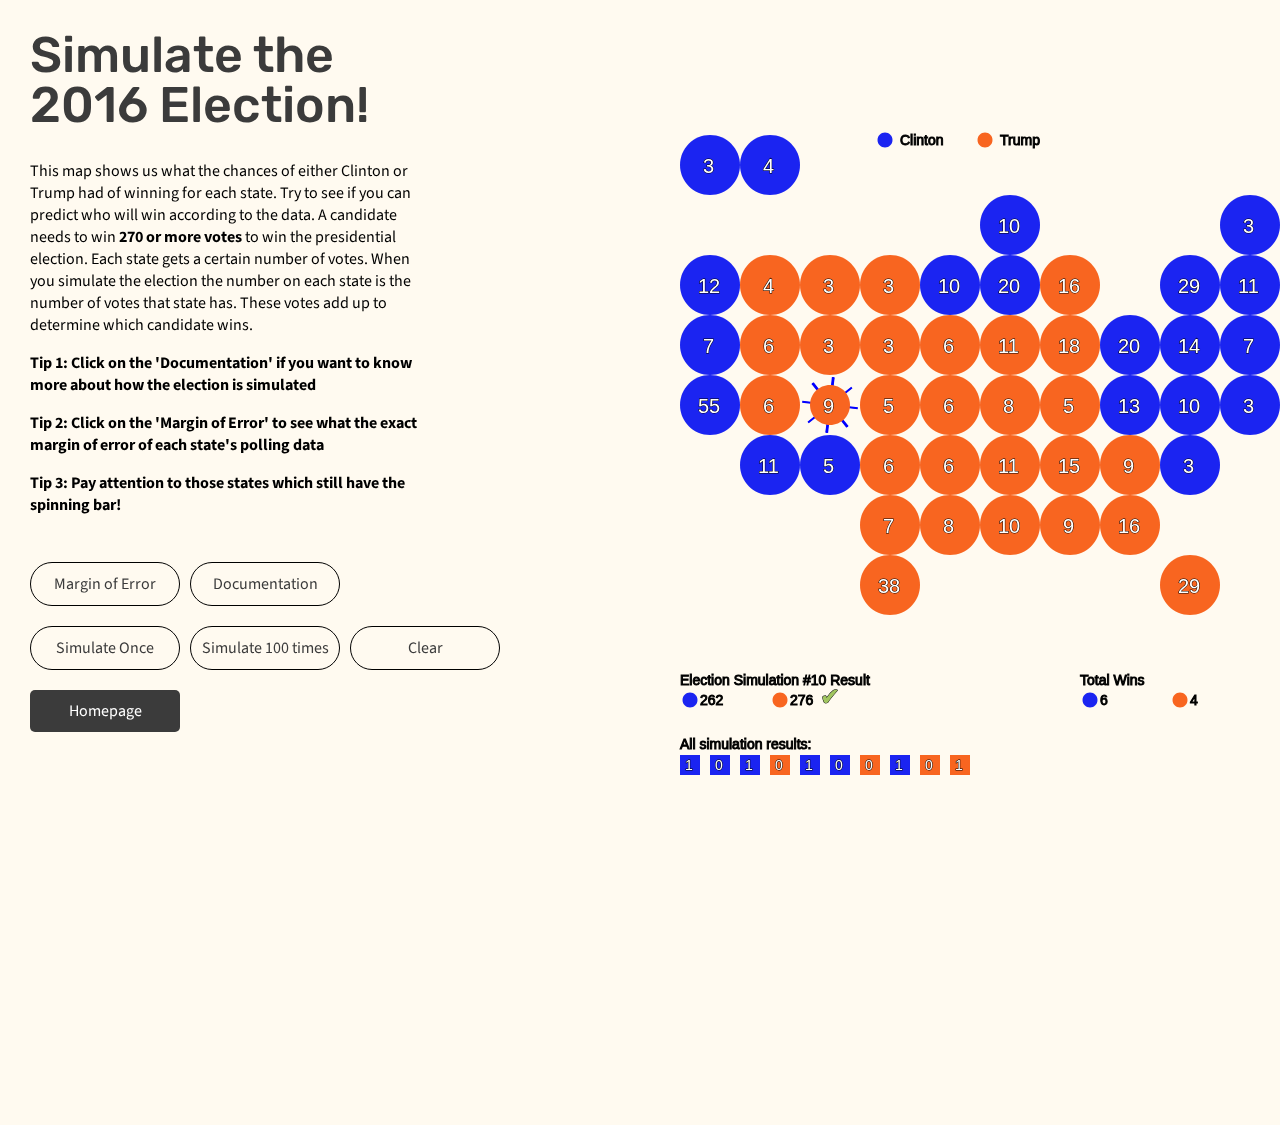
<file: chart3.html>
<html>
<head>
    <meta charset="utf-8" />
    <meta http-equiv="X-UA-Compatible" content="IE=edge" />
    <title>Who will win the presidency?</title>
    <link href="https://fonts.googleapis.com/css?family=Rubik:400,500,700,900&display=swap" rel="stylesheet">    <link href="https://fonts.googleapis.com/css?family=Playfair+Display:600&display=swap" rel="stylesheet">
    <link href="https://fonts.googleapis.com/css?family=Source+Sans+Pro:300,400,400i,600,600i,700,900&display=swap" rel="stylesheet">      
    <meta name="viewport" content="width=device-width, initial-scale=1" />
    <link rel="stylesheet" href="style2.css" />
    <!--<link rel="stylesheet" href="style.css" />-->


    <script src="https://d3js.org/d3.v5.js"></script>

    <!-- dependencies -->
    <script src="./libraries/p5.min.js"></script>
    <script src="./libraries/p5.svg.js"></script>
    <script type='text/javascript' src='./libraries/p5.dom.min.js'></script>
    <script language="javascript" type="text/javascript" src="sketch3.js"></script>



</head>

<body style="background-color:#FFFAF0;">
  
  
  <div id="half">

    <h2>Simulate the 2016 Election!</h2>
    <!--<p><b>Get ready to simulate the 2016 presidential election!</b></p>-->
    <!--<p>In the map at right, each state is represented by a spinning line. The faster each state spins, the more certain the polling data is prior to the election.   The color represents the candidate leading each state poll. Polling data isn’t perfect.  Examine the outcomes and look for areas where the polling data didn’t reflect election day results.</p>-->
    <p>This map shows us what the chances of either Clinton or Trump had of winning for each state. Try to see if you can predict who will win according to the data. A candidate needs to win <b>270 or more votes</b> to win the presidential election. Each state gets a certain number of votes. When you simulate the election the number on each state is the number of votes that state has. These votes add up to determine which candidate wins.</p>
    <p><b>Tip 1: Click on the 'Documentation' if you want to know more about how the election is simulated</b></p>
    <p><b>Tip 2: Click on the 'Margin of Error' to see what the exact margin of error of each state's polling data</b></p>
    <p><b>Tip 3: Pay attention to those states which still have the spinning bar!</b></p>

    <div class="center">
        <button id="myBtn">
            <h4>Margin of Error</h4>
        </button>
        <button id="myBtn2">
            <h4>Documentation</h4>
        </button>
    </div>

    <div class="center">
        <button class="button">
            <a href="chart3.html"><h4>Simulate Once</h4></a>
        </button>
        <button class="button">
            <a href="chart3.html"><h4>Simulate 100 times</h4></a>
        </button>
        <button class="button">
            <a href="chart.html"><h4>Clear</h4></a>
        </button>
    </div>
    
    <!--<div class="space"></div>-->
    <div class="center">
        <button class="newButton">
            <a href="index.html"><h4>Homepage</h4></a>
        </button>
    </div>


    <!-- The Modal -->
    <div id="myModal" class="modal">
    
      <!-- Modal content -->
      <div class="modal-content">
        <span class="close">&times;</span>
        <!--<p>Original Margin of Errors (From Polling Data)</p>-->
        <img id="image" style="width:480px;" src="./images/MOE.svg">
      </div>
      
    </div>
    
    <div id="myModal2" class="modal">
      <!-- Modal content -->
      <div class="modal-content">
        <span class="close2">&times;</span>
        <!--<p>Original Margin of Errors (From Polling Data)</p>-->
        <img id="image" style="width:480px;" src="./images/documentationPNG.png">
      </div>
      
    </div>   
    
  </div>
  
  
  
          
    <!-- p5 code -->
    <!--<script language="javascript" type="text/javascript" src="sketch.js"></script>-->
    <script language="javascript" type="text/javascript" src="sketch3.js"></script>
    <script language="javascript" type="text/javascript" src="sketch2.js"></script>
    <script language="javascript" type="text/javascript" src="./libraries/cash.min.js"></script>
    <script language="javascript" type="text/javascript" src="./libraries/moment.min.js"></script>
    <script language="javascript" type="text/javascript" src="./libraries/lodash.min.js"></script>

  
</body>
</html>
</file>
<file: style2.css>
/*background color: (235,235,218) & #ebebda*/
/*orange color: (255,81,0) & #ff5100*/
/*blue color: (63,2,230) & #3f02e6*/



html, 
body { 
  height:100%; 
  padding:0; 
  margin:0; 
  /*background:#e0e0d9; */
    
}

a,
a:visited,
a:hover {
  margin: 0;
  color: teal;
  text-decoration: none;
  border-bottom: 2px solid currentColor;
}


P {
  font-size: 16px;
  font-family: 'Source Sans Pro', sans-serif;
  font-style: normal;
  font-weight: 400;
  width:400px;
  margin-left:30px;
}

/*b {*/
/*  font-weight:800;*/
/*  color:blue;*/
/*}*/

h2 {
  font-size: 50px;
  margin: 30px;
  line-height: 50px;
  font-family: 'Rubik', sans-serif;
  font-weight: 500;
  color: #3b3b3b;
  width:400px;
}



/*button font*/
h4 {
  color: #3b3b3b;
  font-size: 16px;
  font-family: 'Source Sans Pro', sans-serif;
  font-style: normal;
  font-weight: 400; 
  margin-bottom:0px;
  margin-top:0px;
}

/*p5 graph canvas*/
canvas {
  margin-left:550px;
  margin-top:-550px;
  position: -webkit-sticky;
  position: sticky;
  z-index: 99;
}

.center {
   display: flex; 
   justify-content: left;  
   margin-left:30px;
}



.button {
  border: 1px solid black;
  border-radius:50px;
  font-size: 12px;
  font-weight: 400;
  font-family: "courier";
  color:#3b3b3b;
  background:none;
  /*stroke:#000000;*/
  width:150px;
  margin-right:10px;  
  margin-top:20px;
  padding: 10px;
  text-align: center;
}


.newButton {
  border: none;
  border-radius:5px;
  font-size: 12px;
  font-weight: 400;
  font-family: "courier";
  color:#3b3b3b;
  background:#3b3b3b;
  width:150px;
  margin-right:10px;  
  margin-top:20px;
  padding: 10px;
  text-align: center;
}

.newButton:hover {
  background:purple;
  color:#3b3b3b;
  cursor: pointer;
}

.newButton:hover h4{
  color:#FFFFFF;
}

.newButton h4{
  color:#FFFFFF;
}

.newButton:focus {
  background:#3b3b3b;
  color:#FFFFFF;
  cursor: pointer; 
}

.button:hover {
  background:#3b3b3b;
  color:#FFFFFF;
  cursor: pointer;
}

.button:hover h4{
  color:#FFFFFF;
}

.button:focus {
  background:#3b3b3b;
  color:#FFFFFF;
  cursor: pointer; 
}


#myBtn {
  border: 1px solid black;
  border-radius:50px;
  font-size: 12px;
  font-weight: 400;
  font-family: "courier";
  color:#3b3b3b;
  background:none;
  /*stroke:#000000;*/
  width:150px;
  margin-right:10px;  
  margin-top:30px;
  padding: 10px;
  text-align: center;
}

#myBtn:hover {
  background:#3b3b3b;
  color:#FFFFFF;
  cursor: pointer;
}

#myBtn:hover h4{
  color:#FFFFFF;
}

#myBtn:focus {
  background:#3b3b3b;
  color:#FFFFFF;
  cursor: pointer; 
}



#myBtn2 {
  border: 1px solid black;
  border-radius:50px;
  font-size: 12px;
  font-weight: 400;
  font-family: "courier";
  color:#3b3b3b;
  background:none;
  /*stroke:#000000;*/
  width:150px;
  margin-right:10px;  
  margin-top:30px;
  padding: 10px;
  text-align: center;
}

#myBtn2:hover {
  background:#3b3b3b;
  color:#FFFFFF;
  cursor: pointer;
}

#myBtn2:hover h4{
  color:#FFFFFF;
}

#myBtn2:focus {
  background:#3b3b3b;
  color:#FFFFFF;
  cursor: pointer; 
}


#half {
    /*position: fixed; */
  position: -webkit-sticky;
  position: sticky;
  display:inline-block;
  top: 0; 
  bottom: 27px;
  /*left: 700px;*/
  width:50%;
  height:675px; 
  z-index:0;
}

.space {
  height: 100px;
}

/* The Modal (background) */
.modal {
  display: none; /* Hidden by default */
  position: fixed; /* Stay in place */
  z-index: 1; /* Sit on top */
  padding-top: 100px; /* Location of the box */
  left: 0;
  top: 0;
  width: 100%; /* Full width */
  height: 100%; /* Full height */
  overflow: auto; /* Enable scroll if needed */
  background-color:#FFFAF0; /* Fallback color */
}

/* Modal Content */
.modal-content {
  background-color: #FFFAF0;
  margin-left:50px;
  padding: 10px;
  /*border: 1px solid #888;*/
  width: 30%;
  height:80%;
}

/* The Close Button */
.close {
  color: #aaaaaa;
  float: right;
  font-size: 28px;
  font-weight: bold;
}

.close:hover,
.close:focus {
  color: #000;
  text-decoration: none;
  cursor: pointer;
}

/* The Close Button */
.close2 {
  color: #aaaaaa;
  float: right;
  font-size: 28px;
  font-weight: bold;
}

.close2:hover,
.close2:focus {
  color: #000;
  text-decoration: none;
  cursor: pointer;
}
</file>
<file: style.css>
* {
  box-sizing: border-box;
}

html,
body {
  margin: 0;
  padding: 0;
}

body {
  /*font-family: -apple-system, BlinkMacSystemFont, 'Segoe UI', Roboto, Oxygen,*/
  /*  Ubuntu, Cantarell, 'Open Sans', 'Helvetica Neue', sans-serif;*/
  /*min-height: 1280px;*/
  /*color: #3b3b3b;*/
  /*font-size: 24px;*/
}

p,
h1,
h3,
h4,
a {
  margin: 0;
  font-weight: 400;
}

/*subtitle font*/
h2 {
  font-size: 30px;
  margin: 30px;
  line-height: 77px;
  font-family: 'Rubik', sans-serif;
  font-weight: 500;
    color: #3b3b3b;
}

/*paragraph font*/
h3 {
  color: #3b3b3b;
  font-size: 16px;
  font-family: 'Source Sans Pro', sans-serif;
  font-style: normal;
  font-weight: 400; 
  margin-bottom:20px;
}

/*button font*/
h4 {
  color: #3b3b3b;
  font-size: 16px;
  font-family: 'Source Sans Pro', sans-serif;
  font-style: normal;
  font-weight: 400; 
  /*margin-bottom:20px;*/
}

a,
a:visited,
a:hover {
  color: teal;
  text-decoration: none;
  border-bottom: 2px solid currentColor;
}

P {
  font-size: 22px;
  font-family: 'Source Sans Pro', sans-serif;
  font-style: normal;
  font-weight: 400;
}

b2 {
  font-weight: 700;
  color:blue;
}

b3 {
  font-weight: 700;
  color:tomato;  
}


#intro {
  max-width: 45rem;
  margin: 50px auto;
  margin-top:150px;
  margin-bottom:0px;
  padding-bottom:0px;
  text-align: center;
  height:400px;
  /*margin-bottom: 320px;*/

}

/*#graph {*/
/*  position: -webkit-sticky;*/
/*  position: sticky;*/
/*    z-index: 999;*/
/*}*/

/*#p5Canvas{*/
/*      z-index: 1;*/

/*}*/

#headline {
  max-width: 50rem;
  margin: 50px auto;
  margin-top:170px;
  /*margin-bottom:0px;*/
  /*padding-bottom:0px;*/
  text-align: center;
  /*height:400px;*/
  /*margin-bottom: 320px;*/

}


.intro__hed {
  font-size: 77px;
  margin: 30px;
  line-height: 77px;
  font-family: 'Rubik', sans-serif;
  font-weight: 500;
  color: #3b3b3b;
}

.intro__dek {
  color: #3b3b3b;
  font-size: 22px;
  font-family: 'Source Sans Pro', sans-serif;
  font-style: normal;
  font-weight: 400;
}


.center {
   display: flex; 
   justify-content: center; 
   margin-bottom: 50px;
   
}


.button {
  border: 1px solid black;
  border-radius:50px;
  font-size: 12px;
  font-weight: 400;
  font-family: "courier";
  color:#3b3b3b;
  background:none;
  /*stroke:#000000;*/
  width:150px;
  margin-right:10px;  
  /*margin-top:20px;*/
  padding: 10px;
  text-align: center;
}

.button:hover {
  background:#3b3b3b;
  color:#FFFFFF;
  cursor: pointer;
}

.button:hover h4{
  color:#FFFFFF;
}

.button:focus {
  background:#3b3b3b;
  color:#FFFFFF;
  cursor: pointer; 
}

#image{
  position: -webkit-sticky;
  position: sticky;
  z-index: 100;
  margin-left: 0px;
  margin-top:-100px;
  width:1440px;
  /*height:740px;*/
  /*padding-bottom: 100px;  */ 
}
</file>
